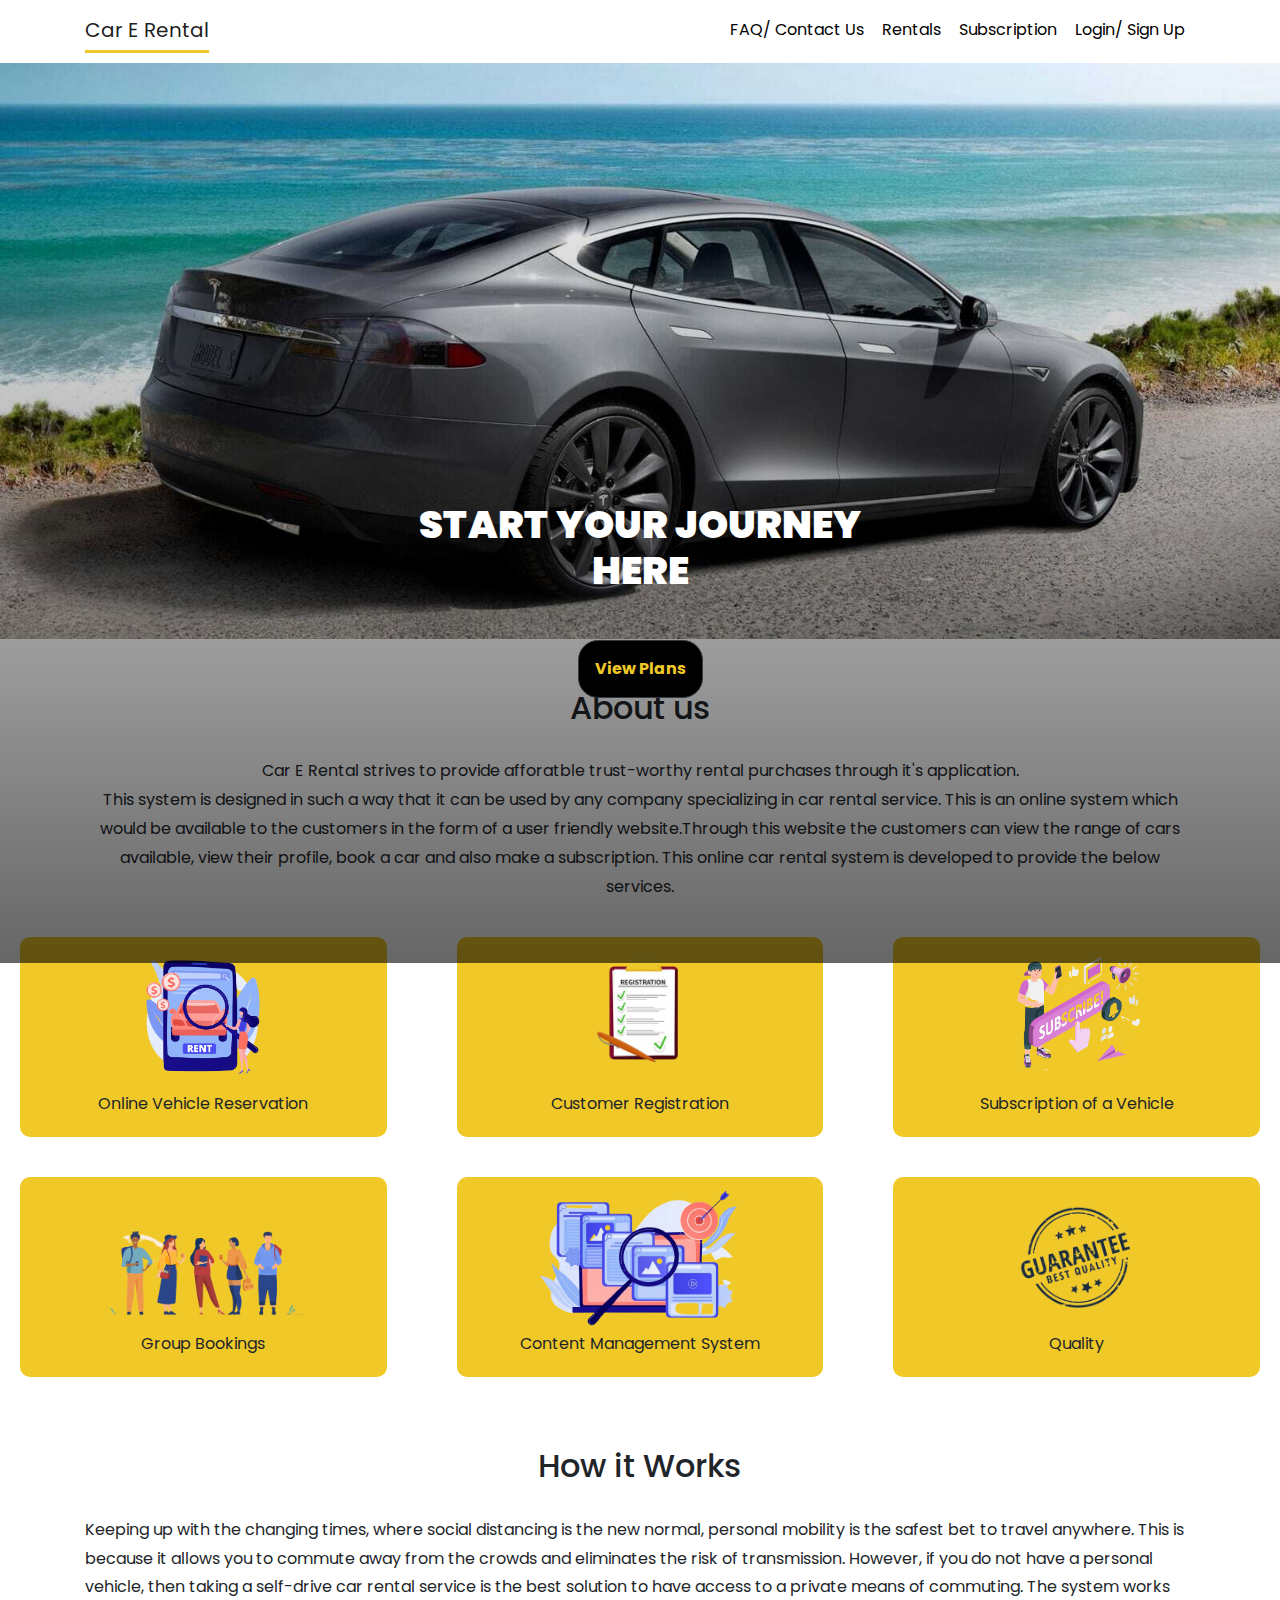
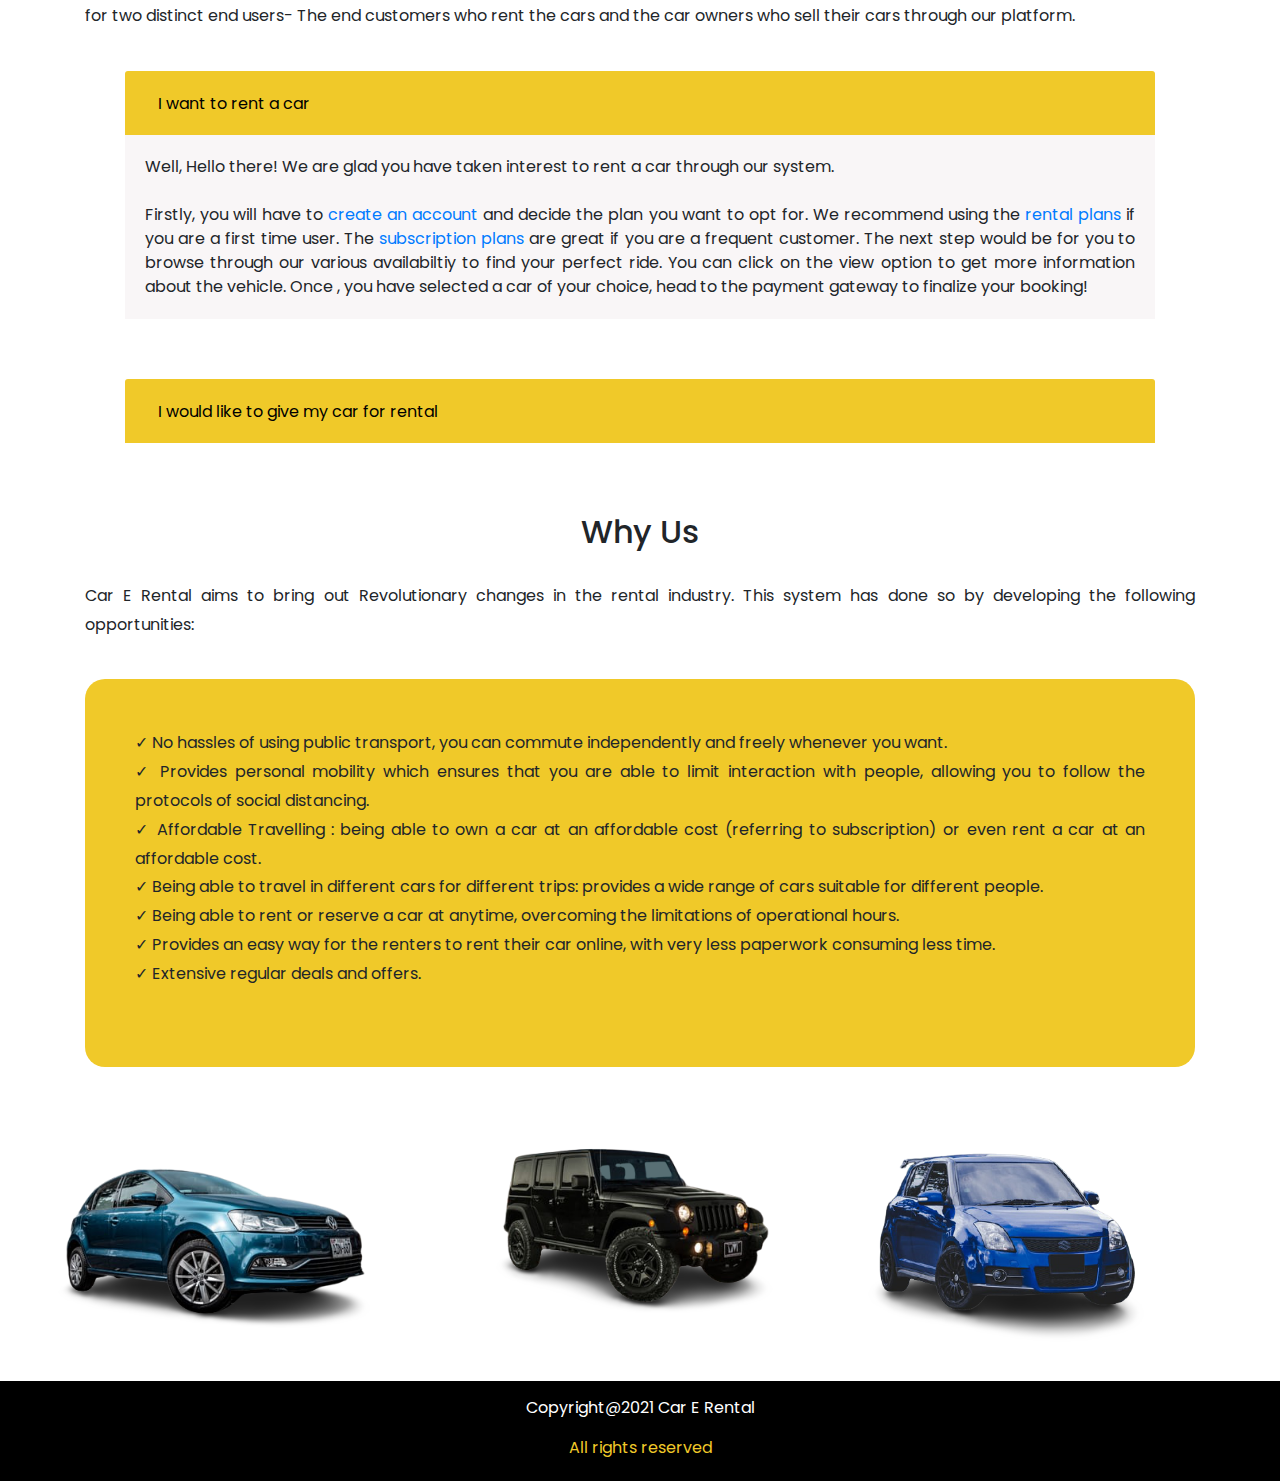
<file: index.html>
<!DOCTYPE html>
<html lang="en">
<head>
    <meta charset="UTF-8">
    <meta http-equiv="X-UA-Compatible" content="IE=edge">
    <meta name="viewport" content="width=device-width, initial-scale=1.0">
    <title>Car E Rental</title>
    <link rel="preconnect" href="https://fonts.gstatic.com">
    <link href="https://fonts.googleapis.com/css2?family=Archivo+Black&display=swap" rel="stylesheet"> 
    <link rel="preconnect" href="https://fonts.gstatic.com">
    <link href="https://fonts.googleapis.com/css2?family=Poppins&display=swap" rel="stylesheet">
    <link rel="stylesheet" href="https://maxcdn.bootstrapcdn.com/bootstrap/4.0.0/css/bootstrap.min.css" integrity="sha384-Gn5384xqQ1aoWXA+058RXPxPg6fy4IWvTNh0E263XmFcJlSAwiGgFAW/dAiS6JXm" crossorigin="anonymous">
    <link rel="stylesheet" href="css/style.css">
</head>
<body>
    <nav class="topnav navbar navbar-expand-md bg-dark navbar-light">
        <div class="container">
        <a class="navbar-brand active" href="index.html">Car E Rental</a>
        <ul class="navbar-nav">
            <li class="nav-item"> 
                <a class="nav-link" href="faq.html">FAQ/ Contact Us</a>
            </li>
            <li class="nav-item"> 
                <a class="nav-link" href="rentals.html">Rentals</a>
            </li>
            <li class="nav-item"> 
                <a class="nav-link" href="subscription-main.html">Subscription</a>
            </li>
            <li class="nav-item"> 
                <a class="nav-link" href="login.html">Login/ Sign Up</a>
            </li>
        </ul>
    </div>
    </nav>
    <div id="slider">
        
        <figure>
            
            <img src="Images/car6 (1).jpg">
            <img src="Images/car7 (3).jpg">
            <img src="Images/car9 (2).jpg">
            <img src="Images/car6 (1).jpg">
            
            
        </figure>
        <div class="text"><h2><Strong>START YOUR JOURNEY HERE</Strong></h2>
            <a class="btn btn-dark btn1" href="rentals.html" role="button">View Plans</a>
        </div>

    </div>
   <div class="container info">
       <h2>About us</h2>
       <p id="content1">Car E Rental strives to provide afforatble trust-worthy rental purchases through it's application.
           <br>This system is
           designed in such a way that it can be used by any company specializing in car rental
           service. This is an online system which would be available to the customers in
           the form of a user friendly website.Through this website the customers can view
           the range of cars available, view their profile, book a car and also make a
           subscription.
           This online car rental system is developed to provide the below services.
           <br>
       </p>
   </div> 
   <div class="row">
    <div class="col-sm-4">
        <div class="card1">
         <img class="img-fluid img1" src="Images/rental-car-service-abstract-concept-illustration_335657-1846-removebg-preview.png">
         <p class="heading">Online Vehicle Reservation</p>
        </div>
    </div>
    <div class="col-sm-4">
        <div class="card1">
            <img class="img-fluid img1" src="Images/registration-form_23-2147981070-removebg-preview.png">
            <p class="heading">Customer Registration</p>
           </div>
        </div>
    <div class="col-sm-4">
        <div class="card1">
            <img class="img-fluid img1" src="Images/subscriber-concept-illustration_114360-4117-removebg-preview.png">
            <p class="heading"> Subscription of a Vehicle</p>
           </div>
        </div>
    </div>
  </div>
  <div class="row second">
    <div class="col-sm-4">
        <div class="card1">
         <img class="img-fluid img1" src="Images/group-college-university-students-hanging-out_74855-5251-removebg-preview.png">
         <p class="heading">Group Bookings</p>
        </div>
    </div>
    <div class="col-sm-4">
        <div class="card1">
            <img class="img-fluid img1" src="Images/search-engine-marketing-business-copywriting-service-content-management_335657-3148-removebg-preview.png">
            <p class="heading">Content Management System</p>
           </div>
        </div>
    <div class="col-sm-4">
        <div class="card1">
            <img class="img-fluid img1" src="Images/guarantee-best-quality-stamp_1017-7145-removebg-preview.png">
            <p class="heading"> Quality</p>
           </div>
        </div>
    </div>
  </div>
  <div class="container info1">
    <h2 class="header-info1">How it Works</h2>
    <p class="content2">Keeping up with the changing times, where social distancing is the new normal,
        personal mobility is the safest bet to travel anywhere. This is because it allows
        you to commute away from the crowds and eliminates the risk of transmission.
        However, if you do not have a personal vehicle, then taking a self-drive car
        rental service is the best solution to have access to a private means of
        commuting.
        The system works for two distinct end users- The end customers who rent the cars and the car owners who sell their cars through
        our platform.
    </p>
</div> 
<div class="container">
<div class="accordion" id="accordionE">
    <div class="card">
      <div class="card-header" id="headingOne">
        <h2 class="mb-0">
          <button class="btn btn-link shadow-none" type="button" data-toggle="collapse" data-target="#collapseOne" aria-expanded="true" aria-controls="collapseOne" >
            I want to rent a car
          </button>
        </h2>
      </div>
  
      <div id="collapseOne" class="collapse show" aria-labelledby="headingOne" data-parent="#accordionE" >
        <div class="card-body">
            Well, Hello there! We are glad you have taken interest to rent a car through our system.<br><br>
            Firstly, you will have to <a href ="login.html" >create an account</a> and decide the plan you want to opt for.
            We recommend using 
            the <a href="rentals.html">rental plans</a> if you are a first time user. The <a href="subscription.html">subscription plans</a> are great if you are a frequent customer.
            The next step would be for you to browse through our various availabiltiy to find your perfect ride. You can click
            on the view option to get more information about the vehicle. Once , you have selected a car of your choice, head to the payment gateway to finalize your booking!
        </div>
      </div>
    </div>
    <div class="card">
      <div class="card-header" id="headingTwo">
        <h2 class="mb-0">
          <button class="btn btn-link collapsed" type="button" data-toggle="collapse" data-target="#collapseTwo" aria-expanded="false" aria-controls="collapseTwo">
            I would like to give my car for rental
          </button>
        </h2>
      </div>
      <div id="collapseTwo" class="collapse" aria-labelledby="headingTwo" data-parent="#accordionE" >
        <div class="card-body">
            Well, Hello there! We are glad you have taken interest to rent your car through our system.<br><br>
            Firstly, you will have to create an account and fill in the necessary information.
            After which you will be taken to your dashboard , where you  will be able to add cars, delete and even edit them. You will be able to view the customer details, the booking details and transaction details of customers renting your car. After every successful transaction, the money is directly deposited into your bank account. Our system does not take any type of commision from your earning.
        </div>
      </div>
    </div>
  </div>
</div>
<div class="why-us container">
<h2 class="header-info1">Why Us</h2>
<p class="content2">Car E Rental aims to bring out Revolutionary changes in the rental industry. 
This system has done so by developing
the following opportunities:</p>
<br>
<ul>
<li>No hassles of using public transport, you can commute independently and freely
whenever you want.</li>
<li>Provides personal mobility which ensures that you are able to limit interaction with
people, allowing you to follow the protocols of social distancing.</li>
<li>Affordable Travelling : being able to own a car at an affordable cost (referring to
subscription) or even rent a car at an affordable cost.</li>
<li>Being able to travel in different cars for different trips: provides a wide range of cars
suitable for different people.</li>
<li>Being able to rent or reserve a car at anytime, overcoming the limitations of operational
hours.</li>
<li>Provides an easy way for the renters to rent their car online, with very less paperwork
consuming less time.</li>
<li>Extensive regular deals and offers.<br><br></li>
</ul>

</div>
<div class="main">
  
    <div class="d-flex justify-content-start adv2">
        
        <div class="col-sm rounded mx-auto d-block">
            <img src="Images/photo-1541899481282-d53bffe3c35d-removebg-preview.png" class="img-fluid" alt="cars">
        </div>
        <div class="col-sm rounded mx-auto d-block">
            <img src="Images/photo-1506015391300-4802dc74de2e-removebg-preview.png" class="img-fluid" alt="cars">
        </div>
        <div class="col-sm rounded mx-auto d-block">
            <img src="Images/photo-1605270396307-d00ba5cda1d0-removebg-preview.png" class="img-fluid" alt="cars">
        </div>
    </div>
  </div>
   <footer class="footer">
    <p id=foo1>Copyright@2021 Car E Rental</p>
    <p id="foo2">All rights reserved</p>
   </footer>
    <script src="https://code.jquery.com/jquery-3.2.1.slim.min.js" integrity="sha384-KJ3o2DKtIkvYIK3UENzmM7KCkRr/rE9/Qpg6aAZGJwFDMVNA/GpGFF93hXpG5KkN" crossorigin="anonymous"></script>
    <script src="https://cdnjs.cloudflare.com/ajax/libs/popper.js/1.12.9/umd/popper.min.js" integrity="sha384-ApNbgh9B+Y1QKtv3Rn7W3mgPxhU9K/ScQsAP7hUibX39j7fakFPskvXusvfa0b4Q" crossorigin="anonymous"></script>
    <script src="https://maxcdn.bootstrapcdn.com/bootstrap/4.0.0/js/bootstrap.min.js" integrity="sha384-JZR6Spejh4U02d8jOt6vLEHfe/JQGiRRSQQxSfFWpi1MquVdAyjUar5+76PVCmYl" crossorigin="anonymous"></script>
</body>
</html>
</file>
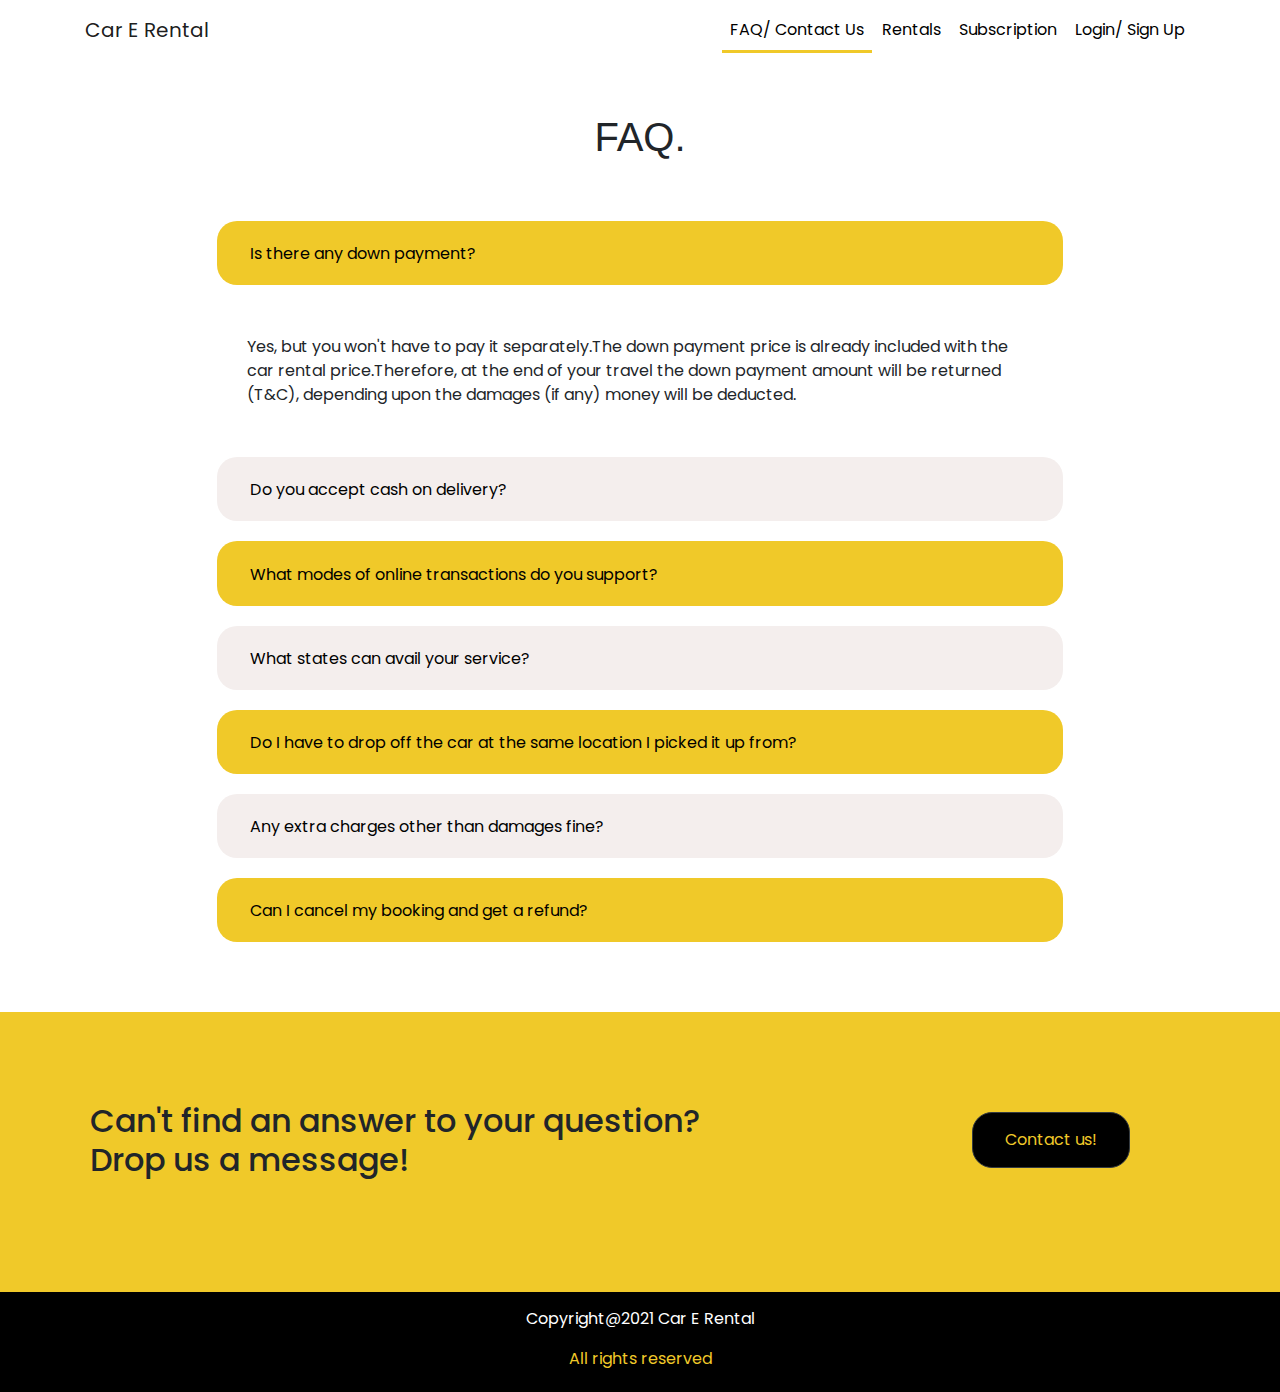
<file: faq.html>
<!DOCTYPE html>
<html lang="en">
<head>
    <meta charset="UTF-8">
    <meta http-equiv="X-UA-Compatible" content="IE=edge">
    <meta name="viewport" content="width=device-width, initial-scale=1.0">
    <title>Car E Rental</title>
    <link rel="preconnect" href="https://fonts.gstatic.com">
    <link href="https://fonts.googleapis.com/css2?family=Archivo+Black&display=swap" rel="stylesheet"> 
    <link rel="preconnect" href="https://fonts.gstatic.com">
    <link href="https://fonts.googleapis.com/css2?family=Poppins&display=swap" rel="stylesheet">
    <link rel="stylesheet" href="https://maxcdn.bootstrapcdn.com/bootstrap/4.0.0/css/bootstrap.min.css" integrity="sha384-Gn5384xqQ1aoWXA+058RXPxPg6fy4IWvTNh0E263XmFcJlSAwiGgFAW/dAiS6JXm" crossorigin="anonymous">
    <link rel="stylesheet" href="css/faq.css">
</head>
<body>
    <nav class="topnav navbar navbar-expand-md bg-dark navbar-light">
        <div class="container">
        <a class="navbar-brand" href="index.html">Car E Rental</a>
        <ul class="navbar-nav">
            <li class="nav-item"> 
                <a class="nav-link active" href="faq.html">FAQ/ Contact Us</a>
            </li>
            <li class="nav-item"> 
                <a class="nav-link" href="rentals.html">Rentals</a>
            </li>
            <li class="nav-item"> 
                <a class="nav-link" href="subscription-main.html">Subscription</a>
            </li>
            <li class="nav-item"> 
                <a class="nav-link" href="login.html">Login/ Sign Up</a>
            </li>
        </ul>
    </div>
    </nav>
    <h1 style="text-align: center; margin-top: 50px;">FAQ.</h1>
    <div class="accordion container1 container" id="accordionExample">
        <div class="card border-0">
          <div class="card-header yellow" id="headingOne">
            <h2 class="mb-0">
              <button class="btn btn-link" type="button" data-toggle="collapse" data-target="#collapseOne" aria-expanded="true" aria-controls="collapseOne">
                Is there any down payment?
              </button>
            </h2>
          </div>
      
          <div id="collapseOne" class="collapse show" aria-labelledby="headingOne" data-parent="#accordionExample">
            <div class="card-body">
              Yes, but you won't have to pay it separately.The down payment price is already included with the car rental price.Therefore, 
              at the end of your travel the down payment amount will be returned (T&C), depending upon the damages (if any) money will 
              be deducted.
            </div>
          </div>
        </div>
        <div class="card border-0">
          <div class="card-header grey" id="headingTwo">
            <h2 class="mb-0">
              <button class="btn btn-link collapsed" type="button" data-toggle="collapse" data-target="#collapseTwo" aria-expanded="false" aria-controls="collapseTwo">
                Do you accept cash on delivery?
              </button>
            </h2>
          </div>
          <div id="collapseTwo" class="collapse" aria-labelledby="headingTwo" data-parent="#accordionExample">
            <div class="card-body">
             No, we currently don't support cash on delivery. We only support online transactions.
            </div>
          </div>
        </div>
        <div class="card border-0">
          <div class="card-header yellow" id="headingThree">
            <h2 class="mb-0">
              <button class="btn btn-link collapsed" type="button" data-toggle="collapse" data-target="#collapseThree" aria-expanded="false" aria-controls="collapseThree">
                What modes of online transactions do you support?
              </button>
            </h2>
          </div>
          <div id="collapseThree" class="collapse" aria-labelledby="headingThree" data-parent="#accordionExample">
            <div class="card-body">
              We support most of the online mode transactions( credit card, debit card, paytm, etc..). This system is intergrated with razorpay, you can visit their website to know
               more about their various payment modes and services.
            </div>
          </div>
        </div>
        <div class="card border-0">
          <div class="card-header grey" id="headingFour">
            <h2 class="mb-0">
              <button class="btn btn-link collapsed" type="button" data-toggle="collapse" data-target="#collapseFour" aria-expanded="false" aria-controls="collapseFour">
                What states can avail your service?
              </button>
            </h2>
          </div>
          <div id="collapseFour" class="collapse" aria-labelledby="headingFour" data-parent="#accordionExample">
            <div class="card-body">
              We plan to provide our services to all states of <b>India</b> by allowing reseravation of cars <b>atleast 1-2 days before planned day of travel </b>, but currently we only support a couple of states and few locations.
              To know more about this, please visit our <a href="rentals.html">rental pages</a>, the search availabiltiy option is only enabled for these states and locations.
            </div>
          </div>
        </div>
        
        <div class="card border-0">
          <div class="card-header yellow" id="headingFive">
            <h2 class="mb-0">
              <button class="btn btn-link collapsed" type="button" data-toggle="collapse" data-target="#collapseFive" aria-expanded="false" aria-controls="collapseThree">
                Do I have to drop off  the car at the same location I picked it up from?
              </button>
            </h2>
          </div>
          <div id="collapseFive" class="collapse" aria-labelledby="headingFive" data-parent="#accordionExample">
            <div class="card-body">
             Yes, the car must be returned where you picked it up from.
            </div>
          </div>
        </div>
        <div class="card border-0">
            <div class="card-header grey" id="headingSix">
              <h2 class="mb-0">
                <button class="btn btn-link collapsed" type="button" data-toggle="collapse" data-target="#collapseSix" aria-expanded="false" aria-controls="collapseSix">
                  Any extra charges  other than damages fine?
                </button>
              </h2>
            </div>
            <div id="collapseSix" class="collapse" aria-labelledby="headingSix" data-parent="#accordionExample">
              <div class="card-body">
               It's important to keep in mind, all type of traffic/vehicle violations if any, (even <b>delayed drop off times</b>) would make you liable to incur those charges.
              </div>
            </div>
          </div>

          <div class="card border-0">
            <div class="card-header yellow" id="heading7">
              <h2 class="mb-0">
                <button class="btn btn-link collapsed" type="button" data-toggle="collapse" data-target="#collapse7" aria-expanded="false" aria-controls="collapse7">
                  Can I cancel my booking and get a refund?
                </button>
              </h2>
            </div>
            <div id="collapse7" class="collapse" aria-labelledby="heading7" data-parent="#accordionExample">
              <div class="card-body">
               No, you will not be allowed to cancel the booking once the payment is made, you can however contact us and the owner to shift
               your booking to a different date and time.
              </div>
            </div>
          </div>
      </div>
      <div class="wrapper d-flex justify-content-between">
      <h2>Can't find an answer to your question?</br>
      Drop us a message!</h2>
      
      <div>
        <a class="btn btn-dark btn1" href="#contact-us" role="button">Contact us!</a>
      </div>
    </div>
    <!--
    <div class="container d-flex justify-content-between">
        <div class="col-sm rounded mx-auto d-block">
        <form id="contact-us">
        <h2>Contact us</h2>
            <input type="text" placeholder="Enter name" required><br><br>
            <input type="email" placeholder="Enter email" required><br><br>
            <input type="text" placeholder="Subject" required><br><br>
            <textarea name="message" placeholder="Write your query here" required></textarea>
        </form>
        </div>
        <div class="col-sm rounded mx-auto d-block float-right ">
            <img src="Images/email-marketing-internet-chatting-24-hours-support-get-touch-initiate-contact-contact-us-feedback-online-form-talk-customers-concept_335657-25.jpg" class="img-fluid" alt="illustrator">
        </div>
    </div>-->
    <footer class="footer">
        <p id=foo1>Copyright@2021 Car E Rental</p>
        <p id="foo2">All rights reserved</p>
       </footer>
        <script src="https://code.jquery.com/jquery-3.2.1.slim.min.js" integrity="sha384-KJ3o2DKtIkvYIK3UENzmM7KCkRr/rE9/Qpg6aAZGJwFDMVNA/GpGFF93hXpG5KkN" crossorigin="anonymous"></script>
        <script src="https://cdnjs.cloudflare.com/ajax/libs/popper.js/1.12.9/umd/popper.min.js" integrity="sha384-ApNbgh9B+Y1QKtv3Rn7W3mgPxhU9K/ScQsAP7hUibX39j7fakFPskvXusvfa0b4Q" crossorigin="anonymous"></script>
        <script src="https://maxcdn.bootstrapcdn.com/bootstrap/4.0.0/js/bootstrap.min.js" integrity="sha384-JZR6Spejh4U02d8jOt6vLEHfe/JQGiRRSQQxSfFWpi1MquVdAyjUar5+76PVCmYl" crossorigin="anonymous"></script>
</body>
</html>
</file>
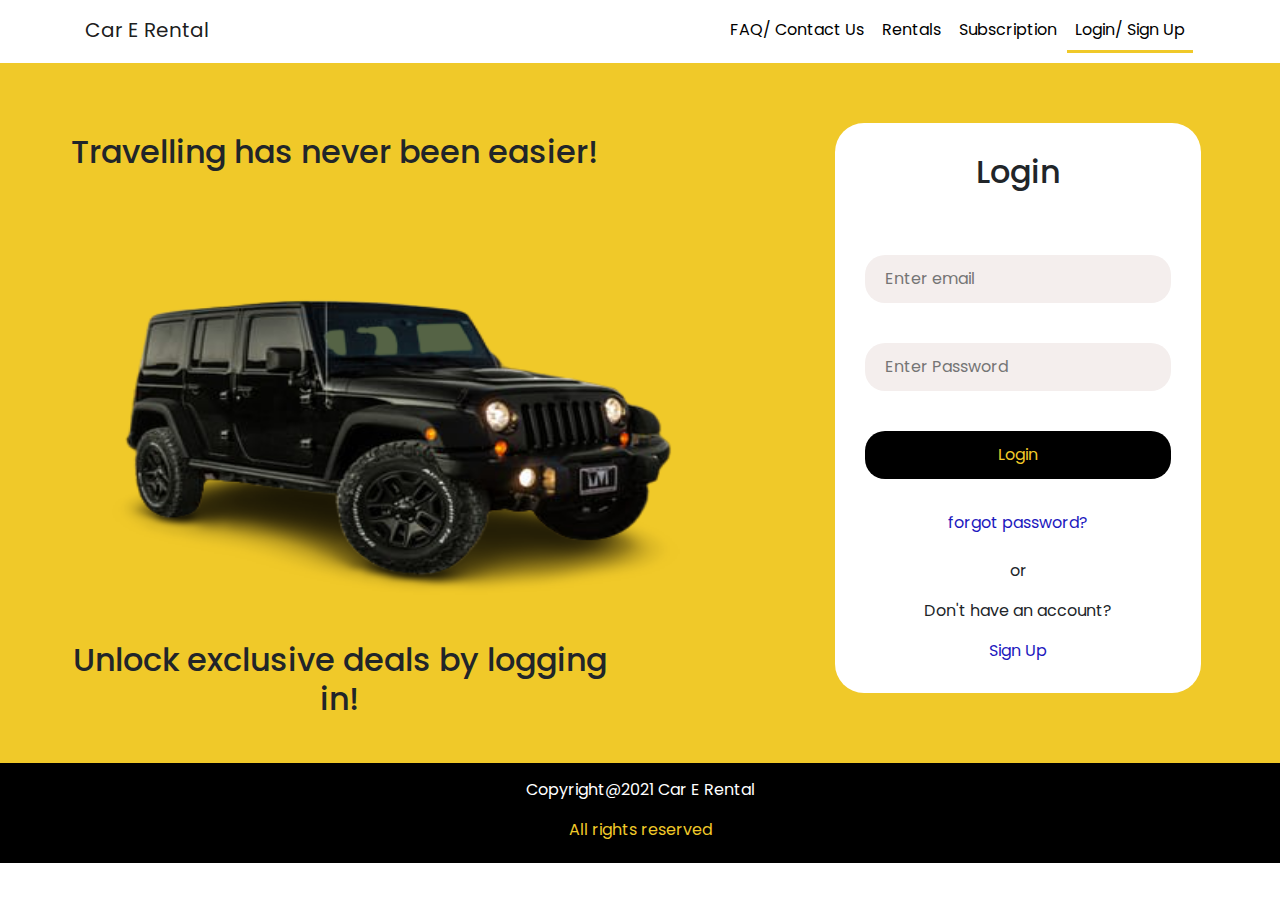
<file: login.html>
<!DOCTYPE html>
<html lang="en">
<head>
    <meta charset="UTF-8">
    <meta http-equiv="X-UA-Compatible" content="IE=edge">
    <meta name="viewport" content="width=device-width, initial-scale=1.0">
    <title>Car E Rental</title>
    <link rel="preconnect" href="https://fonts.gstatic.com">
    <link href="https://fonts.googleapis.com/css2?family=Archivo+Black&display=swap" rel="stylesheet"> 
    <link rel="preconnect" href="https://fonts.gstatic.com">
    <link href="https://fonts.googleapis.com/css2?family=Poppins&display=swap" rel="stylesheet">
    <link rel="stylesheet" href="https://maxcdn.bootstrapcdn.com/bootstrap/4.0.0/css/bootstrap.min.css" integrity="sha384-Gn5384xqQ1aoWXA+058RXPxPg6fy4IWvTNh0E263XmFcJlSAwiGgFAW/dAiS6JXm" crossorigin="anonymous">
    <link rel="stylesheet" href="css/login.css">
</head>
<body>
    <nav class="topnav navbar navbar-expand-md bg-dark navbar-light">
        <div class="container">
        <a class="navbar-brand" href="index.html">Car E Rental</a>
        <ul class="navbar-nav">
            <li class="nav-item"> 
                <a class="nav-link" href="faq.html">FAQ/ Contact Us</a>
            </li>
            <li class="nav-item"> 
                <a class="nav-link" href="rentals.html">Rentals</a>
            </li>
            <li class="nav-item"> 
                <a class="nav-link" href="subscription-main.html">Subscription</a>
            </li>
            <li class="nav-item"> 
                <a class="nav-link active" href="login.html">Login/ Sign Up</a>
            </li>
        </ul>
    </div>
    </nav>
    <div class="main  d-flex justify-content-between">
        <div class="col-sm rounded mx-auto d-block  front-img">
            <h2 id="tr">Travelling has never been easier!</h2>
            <div>
           
            <img src="Images/photo-1506015391300-4802dc74de2e-removebg-preview.png">
            
            </div>
            <h2 id="un">Unlock exclusive deals by logging in!</h2>
        </div>
        <div class="col-sm rounded mx-auto d-block float-right form-info">
            <form class="login content">
                
                <h2>Login</h2><br><br>
                <input type="email" placeholder="Enter email" required><br>
                <input type="password" placeholder="Enter Password" required><br>
                <button type="submit" id="login-submit">Login</button><br>
                <a href="#" class="signup-links">forgot password?</a><br>
                <p>or</p>
                <p>Don't have an account?</p>
                <a href="sign-up.html" class="signup-links">Sign Up</a>
                
            </form>
        </div>
    </div>
    <footer class="footer">
        <p id=foo1>Copyright@2021 Car E Rental</p>
        <p id="foo2">All rights reserved</p>
       </footer>
        <script src="https://code.jquery.com/jquery-3.2.1.slim.min.js" integrity="sha384-KJ3o2DKtIkvYIK3UENzmM7KCkRr/rE9/Qpg6aAZGJwFDMVNA/GpGFF93hXpG5KkN" crossorigin="anonymous"></script>
        <script src="https://cdnjs.cloudflare.com/ajax/libs/popper.js/1.12.9/umd/popper.min.js" integrity="sha384-ApNbgh9B+Y1QKtv3Rn7W3mgPxhU9K/ScQsAP7hUibX39j7fakFPskvXusvfa0b4Q" crossorigin="anonymous"></script>
        <script src="https://maxcdn.bootstrapcdn.com/bootstrap/4.0.0/js/bootstrap.min.js" integrity="sha384-JZR6Spejh4U02d8jOt6vLEHfe/JQGiRRSQQxSfFWpi1MquVdAyjUar5+76PVCmYl" crossorigin="anonymous"></script>
</body>
</html>
</file>
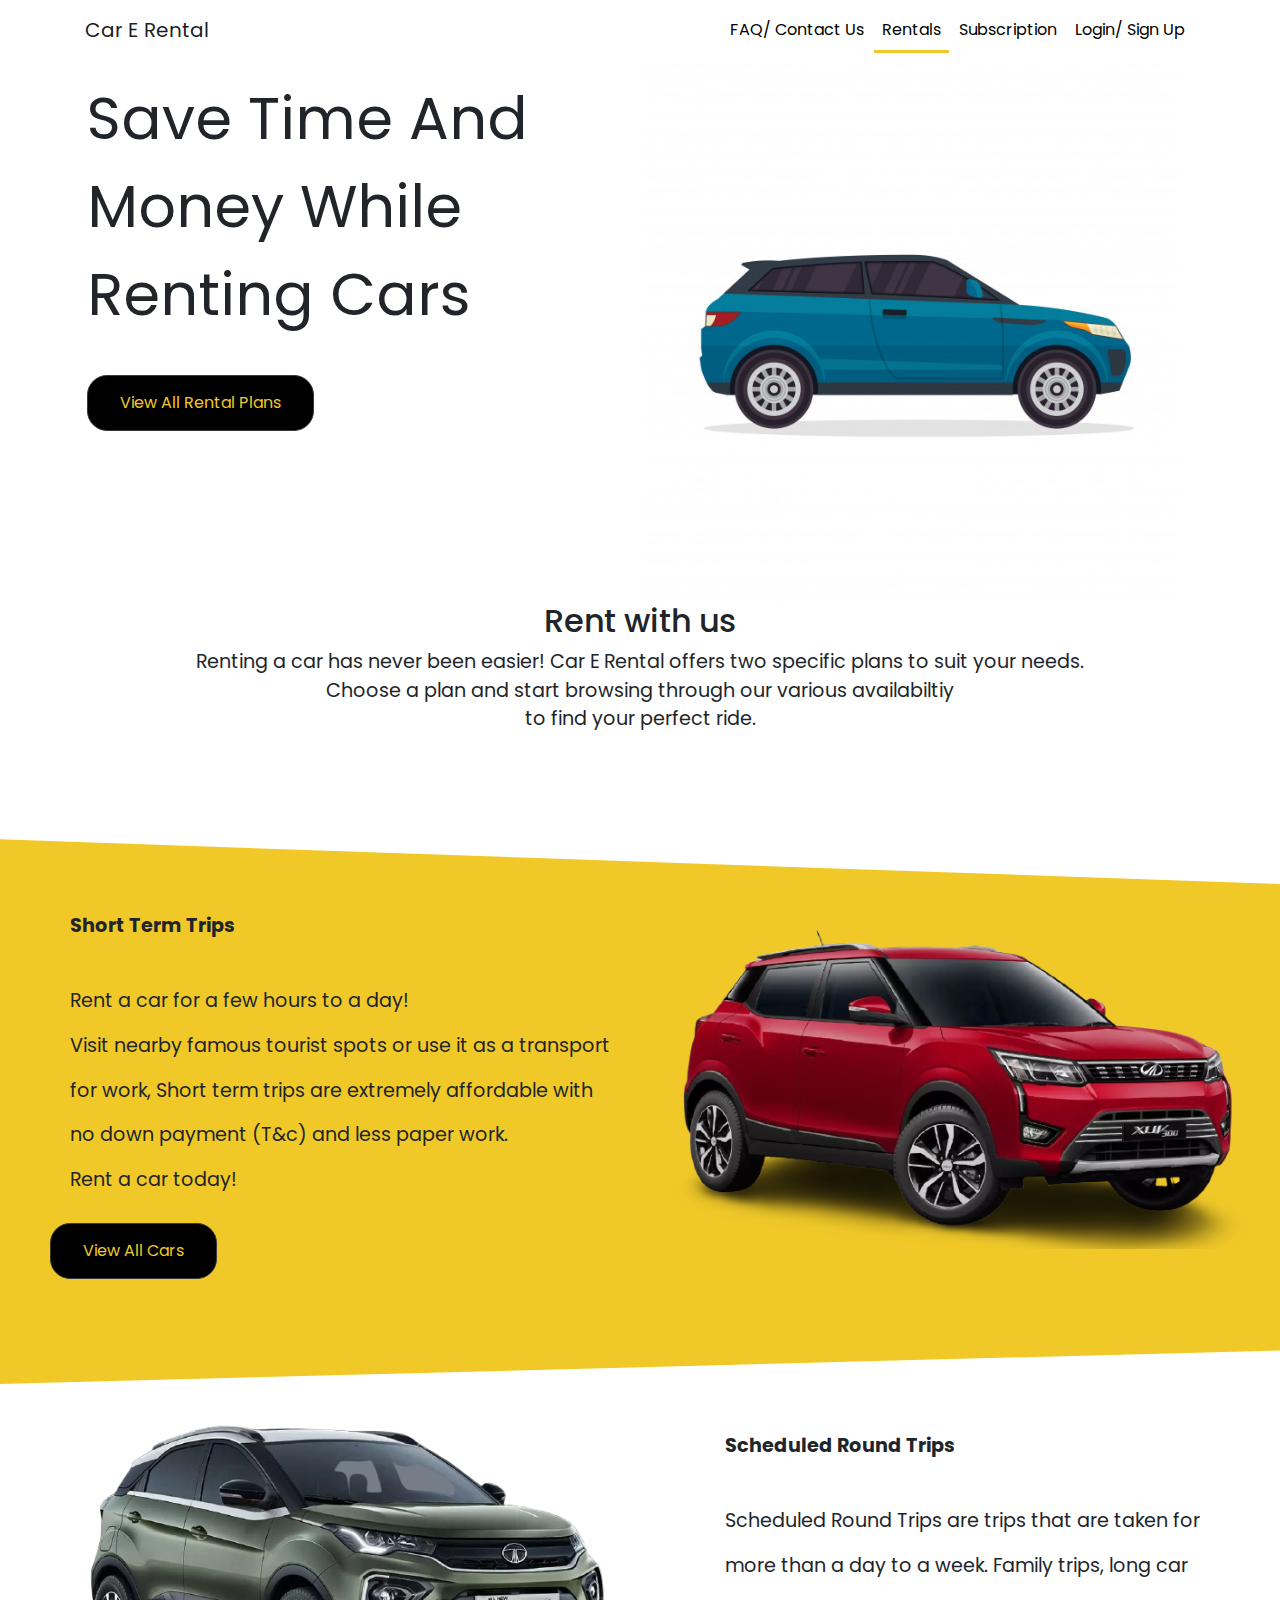
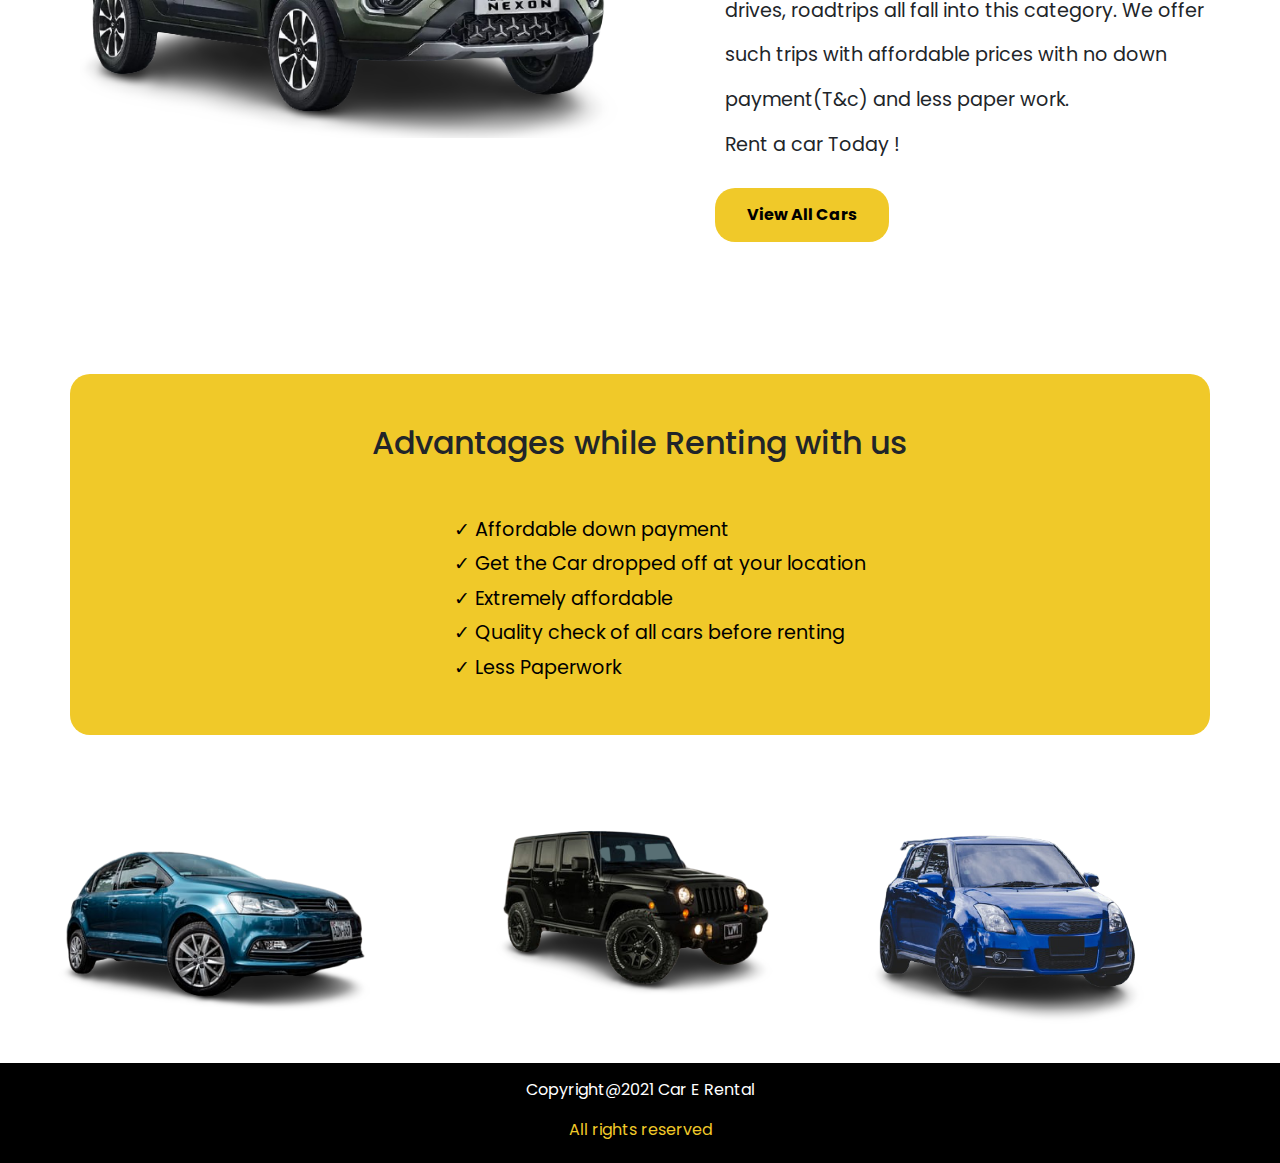
<file: rentals.html>
<!DOCTYPE html>
<html lang="en">
<head>
    <meta charset="UTF-8">
    <meta http-equiv="X-UA-Compatible" content="IE=edge">
    <meta name="viewport" content="width=device-width, initial-scale=1.0">
    <title>Car E Rental</title>
    
    <link rel="preconnect" href="https://fonts.gstatic.com">
    <link href="https://fonts.googleapis.com/css2?family=Poppins&display=swap" rel="stylesheet">
    <link rel="stylesheet" href="https://maxcdn.bootstrapcdn.com/bootstrap/4.0.0/css/bootstrap.min.css" integrity="sha384-Gn5384xqQ1aoWXA+058RXPxPg6fy4IWvTNh0E263XmFcJlSAwiGgFAW/dAiS6JXm" crossorigin="anonymous">
    <link rel="stylesheet" href="css/rentals.css">
</head>
<body>
    <nav class="topnav navbar navbar-expand-md bg-dark navbar-light">
        <div class="container">
        <a class="navbar-brand" href="index.html">Car E Rental</a>
        <ul class="navbar-nav">
            <li class="nav-item"> 
                <a class="nav-link" href="faq.html">FAQ/ Contact Us</a>
            </li>
            <li class="nav-item"> 
                <a class="nav-link active" href="rentals.html">Rentals</a>
            </li>
            <li class="nav-item"> 
                <a class="nav-link" href="subscription-main.html">Subscription</a>
            </li>
            <li class="nav-item"> 
                <a class="nav-link" href="login.html">Login/ Sign Up</a>
            </li>
        </ul>
    </div>
    </nav>
    <div class="container d-flex justify-content-start">
        <div class="col-sm rounded mx-auto d-block adv">
            <p>Save Time And Money While Renting Cars</p>
            <a class="btn btn-dark btn1" href="#rental" role="button">View All Rental Plans</a>
        </div>
        <div class="col-sm rounded mx-auto d-block float-right ">
            <img src="Images/modern-blue-urban-adventure-suv-vehicle-illustration_1344-205.jpg" class="img-fluid" alt="illustrator">
        </div>
        
    </div>
    <div class="info">
        <h2>Rent with us</h2>
        <p>Renting a car has never been easier! Car E Rental offers two specific plans to suit your needs. <br>Choose a plan and start browsing through our various availabiltiy<br> to find your perfect ride.</p>
    </div>
    <!--<h2 class="heading"> Rentals we offer</h2>-->
    <div id="rental" class ="slantedDiv  d-flex justify-content-start">
    <div class="col-sm rounded mx-auto d-block adv1">
    
    <p class="bol">Short Term Trips</p>
    <p>Rent a car for a few hours to a 

        day! <br>Visit nearby famous tourist 
        
        spots or use it as a transport 
        
        for work, Short term trips are 
        
        extremely affordable with no 
        
        down payment (T&c) and less 
        
        paper work.<br>
        
        Rent a car today!</p>
        <a class="btn btn-dark btn1" href="short-trip.html" role="button">View All Cars</a>
    </div>
    <div class="col-sm rounded mx-auto d-block">
    <img id="sales" src="Images/car4-removebg-preview.png" class="img-fluid" alt="salesman">
    </div>
    </div>
    <div class=" slantedDiv1 d-flex justify-content-start b3">
    <div class="col-sm rounded mx-auto d-block quality">
    <img id="quality" src="Images/car3-removebg-preview.png" class="img-fluid" alt="quality">
    </div>
    <div class="col-sm rounded mx-auto d-block adv1 wrap">
        <p class="bol">Scheduled Round Trips</p>
        <p>Scheduled Round Trips  

            are trips that are taken 
            
            for more than a day to a week. 
            
            Family trips, long car 
            
            drives, roadtrips all  fall 
            
            into this category. We 
            
            offer such trips with 
            
            affordable prices with no 
            
            down payment(T&c) and 
            
            less paper work.<br>
            
            Rent a car Today !</p>
            <a class="btn btn-dark btnc1" href="long-trip.html" role="button">View All Cars</a>
    </div>
    </div>
    <!--<div class="foot"><marquee><p>Exclusive Deals: Get 10 % off your first rent every month!</p></marquee></div>-->
    <div class="container ad">

        <h2 class="header">Advantages while Renting with us</h2>
        <ul>
            <li>Affordable down payment</li>
            <li>Get the Car dropped off at your location</li>
            <li>Extremely affordable</li>
            <li>Quality check of all cars before renting</li>
            <li>Less Paperwork</li>
            

        </ul>
    </div>
    <div class="main">
    <!--<h2  id= "rent" class="heading ">Rent a car that suits your needs!</h2>-->
    
    <div class="d-flex justify-content-start adv2">
        
        <div class="col-sm rounded mx-auto d-block">
            <img src="Images/photo-1541899481282-d53bffe3c35d-removebg-preview.png" class="img-fluid" alt="cars">
        </div>
        <div class="col-sm rounded mx-auto d-block">
            <img src="Images/photo-1506015391300-4802dc74de2e-removebg-preview.png" class="img-fluid" alt="cars">
        </div>
        <div class="col-sm rounded mx-auto d-block">
            <img src="Images/photo-1605270396307-d00ba5cda1d0-removebg-preview.png" class="img-fluid" alt="cars">
        </div>
    </div>
  </div>
  
    <footer class="footer">
        <p id=foo1>Copyright@2021 Car E Rental</p>
        <p id="foo2">All rights reserved</p>
    </footer>
    <script src="https://code.jquery.com/jquery-3.2.1.slim.min.js" integrity="sha384-KJ3o2DKtIkvYIK3UENzmM7KCkRr/rE9/Qpg6aAZGJwFDMVNA/GpGFF93hXpG5KkN" crossorigin="anonymous"></script>
    <script src="https://cdnjs.cloudflare.com/ajax/libs/popper.js/1.12.9/umd/popper.min.js" integrity="sha384-ApNbgh9B+Y1QKtv3Rn7W3mgPxhU9K/ScQsAP7hUibX39j7fakFPskvXusvfa0b4Q" crossorigin="anonymous"></script>
    <script src="https://maxcdn.bootstrapcdn.com/bootstrap/4.0.0/js/bootstrap.min.js" integrity="sha384-JZR6Spejh4U02d8jOt6vLEHfe/JQGiRRSQQxSfFWpi1MquVdAyjUar5+76PVCmYl" crossorigin="anonymous"></script>
</body>
</html>
</file>
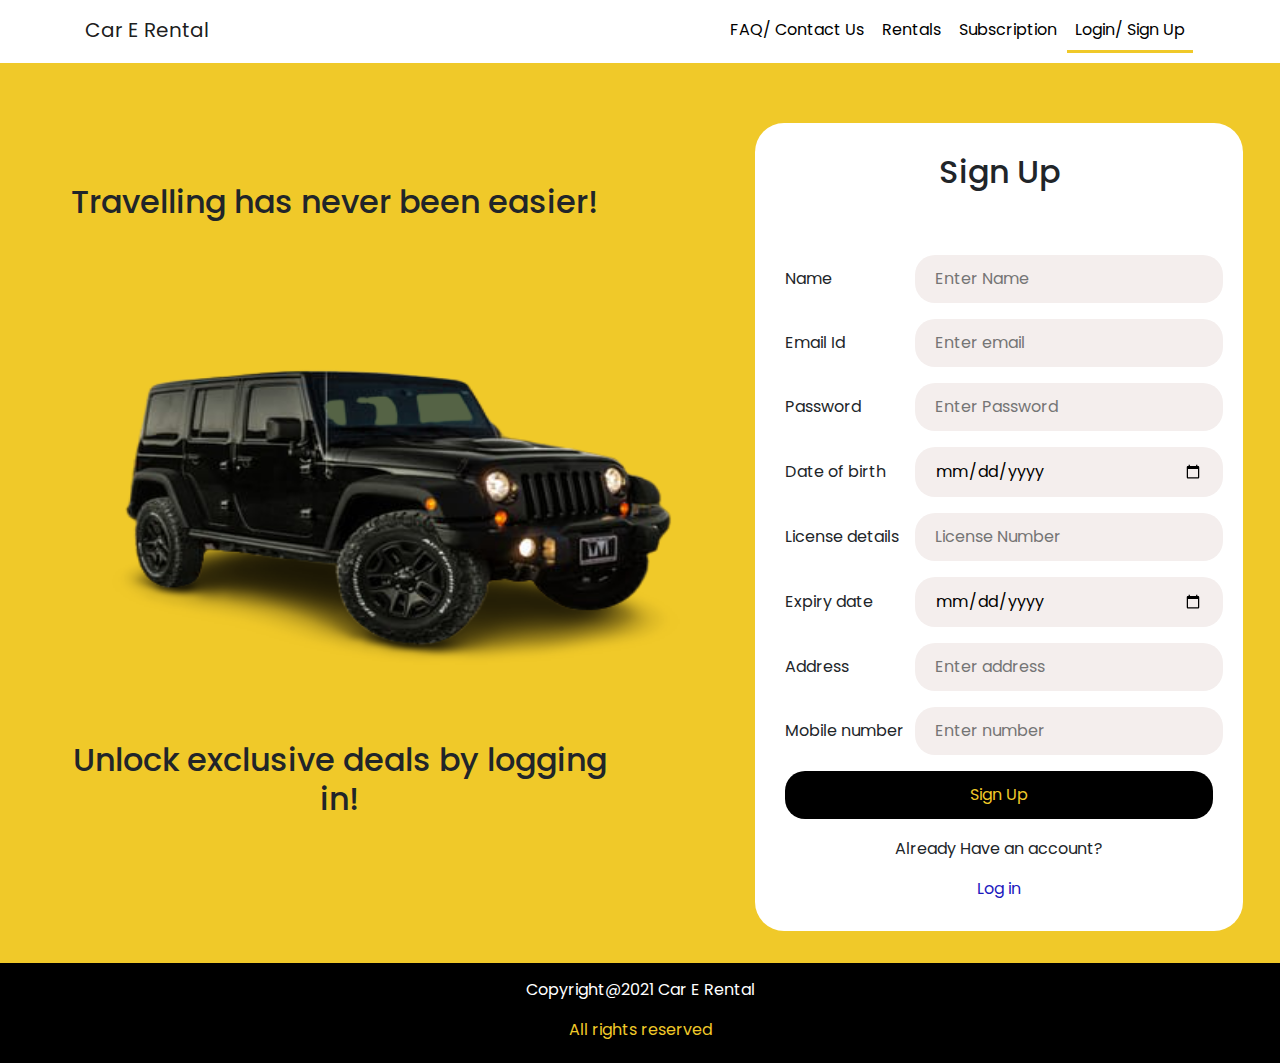
<file: sign-up.html>
<!DOCTYPE html>
<html lang="en">
<head>
    <meta charset="UTF-8">
    <meta http-equiv="X-UA-Compatible" content="IE=edge">
    <meta name="viewport" content="width=device-width, initial-scale=1.0">
    <title>Car E Rental</title>
    <link rel="preconnect" href="https://fonts.gstatic.com">
    <link href="https://fonts.googleapis.com/css2?family=Archivo+Black&display=swap" rel="stylesheet"> 
    <link rel="preconnect" href="https://fonts.gstatic.com">
    <link href="https://fonts.googleapis.com/css2?family=Poppins&display=swap" rel="stylesheet">
    <link rel="stylesheet" href="https://maxcdn.bootstrapcdn.com/bootstrap/4.0.0/css/bootstrap.min.css" integrity="sha384-Gn5384xqQ1aoWXA+058RXPxPg6fy4IWvTNh0E263XmFcJlSAwiGgFAW/dAiS6JXm" crossorigin="anonymous">
    <link rel="stylesheet" href="css/signup.css">
</head>
<body>
    <nav class="topnav navbar navbar-expand-md bg-dark navbar-light">
        <div class="container">
        <a class="navbar-brand" href="index.html">Car E Rental</a>
        <ul class="navbar-nav">
            <li class="nav-item"> 
                <a class="nav-link" href="faq.html">FAQ/ Contact Us</a>
            </li>
            <li class="nav-item"> 
                <a class="nav-link" href="rentals.html">Rentals</a>
            </li>
            <li class="nav-item"> 
                <a class="nav-link" href="subscription-main.html">Subscription</a>
            </li>
            <li class="nav-item"> 
                <a class="nav-link active" href="login.html">Login/ Sign Up</a>
            </li>
        </ul>
    </div>
    </nav>
    <div class="main  d-flex justify-content-between">
        <div class="col-sm rounded mx-auto d-block  front-img">
            <h2 id="tr">Travelling has never been easier!</h2>
            <div>
           
            <img src="Images/photo-1506015391300-4802dc74de2e-removebg-preview.png">
            
            </div>
            <h2 id="un">Unlock exclusive deals by logging in!</h2>
        </div>
        <div class="col-sm rounded mx-auto d-block float-right form-info">
            <form class="login  ">
                
                <h2 id="form-header">Sign Up</h2><br><br>
                <div class="content">
                <div class="con">
                <label>Name </label>
                <span><input type="text" placeholder="Enter Name" id="name" required></span>
                </div>
                <div class="con">
                <label>Email Id</label>
                <input type="email" placeholder="Enter email" id="email" required>
                </div>
                <div class="con">
                <label>Password</label>
                <input type="password" placeholder="Enter Password" id="password" required>
                </div>
                <div class="con">
                <label>Date of birth</label>
                <input type="date" placeholder="dd/mm/yyyy" id="dob" required>
                </div>
                <div class="con">
                <label>License details</label>
                <input type="text" placeholder="License Number" id="ln" required>
                </div>
                <div class="con">
                <label> Expiry date</label>
                <input type="date" id="ed">
                </div>
                <div class="con">
                <label>Address</label>
                <input type="textarea" placeholder="Enter address" id="add" required>
                </div>
                <div class="con">
                <label>Mobile number</label>
                <input type="tel" pattern="[0-9]{10}" placeholder="Enter number" id="mn" required>
                </div>
                <button type="submit" id="login-submit">Sign Up</button><br>
                <div class="form-footer">
                <p>Already Have an account?</p>
                <a href="login.html" class="signup-links">Log in</a>
               </div>
            </div>
            </form>
        </div>
    </div>
    <footer class="footer">
        <p id=foo1>Copyright@2021 Car E Rental</p>
        <p id="foo2">All rights reserved</p>
       </footer>
        <script src="https://code.jquery.com/jquery-3.2.1.slim.min.js" integrity="sha384-KJ3o2DKtIkvYIK3UENzmM7KCkRr/rE9/Qpg6aAZGJwFDMVNA/GpGFF93hXpG5KkN" crossorigin="anonymous"></script>
        <script src="https://cdnjs.cloudflare.com/ajax/libs/popper.js/1.12.9/umd/popper.min.js" integrity="sha384-ApNbgh9B+Y1QKtv3Rn7W3mgPxhU9K/ScQsAP7hUibX39j7fakFPskvXusvfa0b4Q" crossorigin="anonymous"></script>
        <script src="https://maxcdn.bootstrapcdn.com/bootstrap/4.0.0/js/bootstrap.min.js" integrity="sha384-JZR6Spejh4U02d8jOt6vLEHfe/JQGiRRSQQxSfFWpi1MquVdAyjUar5+76PVCmYl" crossorigin="anonymous"></script>
</body>
</html>
</file>
<file: css/style.css>
*{
    
    font-family: 'Poppins', sans-serif;
}
.navbar{
    background-color: #ffffff;
    border-bottom:#F4EEED ;
    
}
.bg-dark{
    background-color: #ffffff !important;
}
.nav-item .nav-link, .navbar-light .navbar-nav{
    color:black !important;
    margin:1px;
    
}
.topnav a{
    border-bottom: 3px solid transparent;
}
.topnav a:hover {
    border-bottom: 3px solid #F0C929;
  }
  
  .topnav a.active {
    border-bottom: 3px solid #F0C929;
  }
  * {box-sizing: border-box;}

.text {
  color: #f2f2f2;
  font-size: 15px;
  padding: 8px 12px;
  position: absolute;
  bottom: 8px;
  width: 100%;
  text-align: center;
}

#slider{
    overflow:hidden;
    
  
}
#slider figure{
    position:relative;
    width:500%;
    margin:0;
    left:0;
    animation: 10s slider infinite;
   
    
}
#slider figure img{
    float:left;
    width:20%;
 
}
@keyframes slider{
    0%{
        left:0;
    }
    20%{
        left:0;
    }
    25%{
        left:-100%;
    }
    45%{
        left:-100%;
    }
    50%{
        left:-200%;
    }
    70%{
        left:-200%;
    }
}
.text{
    display:flex;
    flex-direction: column;
    justify-content:center;
    align-items:center;
}
.text{
    position:absolute;
    top:30%;
    width:50%;
    left:25%;
   
    
}
#slider:after {
    content: "";
    position: absolute;
    left: 0;
    width: 100%;
    height: 100%;
    background: rgba(0, 0, 0, 0) linear-gradient(to bottom, rgba(0, 0, 0, 0) 0px, rgba(0, 0, 0, 0.6) 100%) repeat 0 0;
    z-index: 1;
    overflow:hidden;
    }
.text h2{
    color:white;
    font-size:3vw;
    display: block;
    width: 100%;
    color: #fff;
    left: 0;
    bottom: 0;
    padding: 1em;
    font-weight: 700;
    z-index: 2;
    -webkit-box-sizing: border-box;
    box-sizing: border-box;


}
div {
    
    -webkit-animation-name: animatebottom;
    -webkit-animation-duration: 1s;
    animation-name: animatebottom;
    animation-duration: 1s
  }
  
  @-webkit-keyframes animatebottom {
    from { bottom:-100px; opacity:0 } 
    to { bottom:0px; opacity:1 }
  }
  
  @keyframes animatebottom { 
    from{ bottom:-100px; opacity:0 } 
    to{ bottom:0; opacity:1 }
  }
.btn1{
    border-radius: 20px;
    color:#F0C929 !important;
    background-color: black;
    padding: 15px 32px;
    left: 0;
    bottom: 0;
    padding: 1em;
    font-weight: 700;
    z-index: 2;
    -webkit-box-sizing: border-box;
    box-sizing: border-box;
}
/* On smaller screens, decrease text size */
@media only screen and (max-width: 300px) {
  .text {font-size: 11px}
}
.info{
    text-align:center;
    margin-top:50px;
}
.info1{
    margin-top:50px;
}
.header-info1{
text-align: center;
margin-top:50px;
}
#content1{
margin-top: 30px;
line-height: 1.8;
}
.content2{
margin-top: 30px;
line-height: 1.8;
}
.card1{
  background-color:#F0C929;
  margin:20px;
  padding:5px;
  text-align:center;
  border-radius:10px;
  align-items:center;
  align-content:center;
  

}
.img1{
    height:150px;
}
.col-sm-4{
    height:auto;
}
.card{
  
  margin:20px;
  padding:20px;
  border-radius:10px;
  border:none;

}
.card-body{
    text-align: justify;
    text-justify: inter-word;
    line-height: 1.5rem;
    background-color: #f9f6f7;
}
.btn-link{
    
    color:black;
    text-decoration:none !important;
}
.why-us{
    text-align: justify;
    text-justify: inter-word;
    margin-top:20px;
    
    
}
.why-us ul {
    list-style: none;
    line-height: 1.8;
    background-color: #F0C929;
    padding:50px;
    border-radius: 20px;
    
  }
  
.why-us ul li:before {
    content: '✓    ';
  }
.card-header {
    border: none;
    outline:none;
    background-color: #F0C929 !important;
    font-weight: bold;
    cursor:pointer;
    }
footer{
    background-color: black;
    left: 0;
    bottom: 0;
    height: 100px;
    text-align:center;
    padding-top:15px;  
}
#foo1 {
    color:white;
}
#foo2{
   color: #F0C929 ;
}
html,body{
    width:100%;
    
}
html {
    scroll-behavior: smooth;
  }
</file>
<file: css/faq.css>
*{
    
    font-family: 'Poppins', sans-serif;
}
.navbar{
    background-color: #ffffff;
    border-bottom:#F4EEED ;
    
}
.bg-dark{
    background-color: #ffffff !important;
}
.nav-item .nav-link, .navbar-light .navbar-nav{
    color:black !important;
    margin:1px;
    
}
.topnav a{
    border-bottom: 3px solid transparent;
}
.topnav a:hover {
    border-bottom: 3px solid #F0C929;
  }
  
.topnav a.active {
    border-bottom: 3px solid #F0C929;
  }
  
.container1{
    margin-top:50px;
    width:70%;
}
.card .card-header{
border-radius: 20px;
margin:10px;
border:none;

}
.card-body{
    margin:20px;
}
textarea{
    background-color: #F4EEED;
    padding: 12px 20px;
    margin: 8px 0;
    border:none;
    border-radius: 20px;
    width:70%;
    height: 150px;
  }
input[type=email], input[type=text]{
    background-color: #F4EEED;
    padding: 12px 20px;
    margin: 8px 0;
    border:none;
    border-radius: 20px;
    width:70%;
  }
input:focus, textarea:focus{
    outline: none;
}
#contact-us{
    width:100%;
    padding:20px;
    background-color: #F0C929;
    
    border-radius: 20px;
    margin-top: 40px;
    margin-bottom: 20px;
}
img{
    margin-top: 85px;
}
.yellow{
background-color: #F0C929;
}
.grey{
 background-color: #F4EEED;
}
.btn1{
    border-radius: 20px;
    color:#F0C929 !important;
    background-color: black;
    padding: 15px 32px;
    margin-top: 10px;
    margin-right: 60px;
}
.wrapper{
    background-color: #F0C929;
    padding:90px;
    margin-top:60px;
    height:280px;
}
.accordion {
    position: relative;
    -webkit-animation-name: animatebottom;
    -webkit-animation-duration: 1s;
    animation-name: animatebottom;
    animation-duration: 1.3s
  }
  
  @-webkit-keyframes animatebottom {
    from { bottom:-100px; opacity:0 } 
    to { bottom:0px; opacity:1 }
  }
  
  @keyframes animatebottom { 
    from{ bottom:-100px; opacity:0 } 
    to{ bottom:0; opacity:1 }
  }
  
.btn-link{
    color: black;
}
.btn-link:hover{
text-decoration: none;
}
.btn-link:focus{
    text-decoration: none;
}
footer{
    background-color: black;
    left: 0;
    bottom: 0;
    height: 100px;
    text-align:center;
    padding-top:15px;  
    
}
#foo1 {
    color:white;
}
#foo2{
   color: #F0C929 ;
}
html,body{
    width:100%;
    
}
html {
    scroll-behavior: smooth;
  }
</file>
<file: css/login.css>
*{
    
    font-family: 'Poppins', sans-serif;
}
.navbar{
    background-color: #ffffff;
    border-bottom:#F4EEED ;
    
}
.bg-dark{
    background-color: #ffffff !important;
}
.nav-item .nav-link, .navbar-light .navbar-nav{
    color:black !important;
    margin:1px;
    
}
.topnav a{
    border-bottom: 3px solid transparent;
}
.topnav a:hover {
    border-bottom: 3px solid #F0C929;
  }
  
.topnav a.active {
    border-bottom: 3px solid #F0C929;
  }
.main{
    background-color: #F0C929;
    height:700px;
    
}
.form-info{
    display: flex;
    flex-direction: column;
    justify-content: center;
    align-items: center;
    margin-bottom: 40px;
}
#tr{
    margin-top:70px;
    text-align: center;
    margin-left: 30px;
}
#un{
    margin-top: 470px;
    text-align: center;
    margin-left:40px;
}
.login{
    background-color: #ffffff;
    border-radius: 29px;
    padding:30px;
    margin-top: 60px;
    width:60%;
    margin-left: 180px;
    margin-bottom: 40px;
   
}
input[type=email]{
    background-color: #F4EEED;
    padding: 12px 20px;
    margin: 8px 0;
    border:none;
    border-radius: 20px;
    width:100%;
  }
input:focus{
    outline: none;
}
div {
    
    -webkit-animation-name: animatebottom;
    -webkit-animation-duration: 1s;
    animation-name: animatebottom;
    animation-duration: 1.3s
  }
  
  @-webkit-keyframes animatebottom {
    from { bottom:-100px; opacity:0 } 
    to { bottom:0px; opacity:1 }
  }
  
  @keyframes animatebottom { 
    from{ bottom:-100px; opacity:0 } 
    to{ bottom:0; opacity:1 }
  }
input[type=password]{
    background-color: #F4EEED;
    padding: 12px 20px;
    margin: 8px 0;
    border:none;
    border-radius: 20px;
    width:100%;
  }
#login-submit{
    background-color: #000000;
    color:#F0C929;
    padding: 12px 20px;
    margin: 8px 0;
    border:none;
    border-radius: 20px;
    width:100%;
}
.content{
    display: flex;
    flex-direction: column;
    justify-content: center;
    align-items: center;
}
.front-img{
    display: flex;
    flex-direction: column;
    justify-content: center;
    align-items: center;
}
img{
    position: absolute;
    width: 814px;
    height: 431px;
    left: 0px;
    top: 120px;
   
}
.signup-links{
    color:#1D19BE;
}
button{
    cursor:pointer;
    transition: all .2s ease-in-out;
}
button:focus{
    outline:none;
}
#login-submit:hover{
    transform: scale(1.1);
}
  footer{
    background-color: black;
    left: 0;
    bottom: 0;
    height: 100px;
    text-align:center;
    padding-top:15px;  
    
}
#foo1 {
    color:white;
}
#foo2{
   color: #F0C929 ;
}
html,body{
    width:100%;
    
}
html {
    scroll-behavior: smooth;
  }
</file>
<file: css/rentals.css>
*{
    
    font-family: 'Poppins', sans-serif;
}
.navbar{
    background-color: #ffffff;
    border-bottom:#F4EEED ;
    
}
.bg-dark{
    background-color: #ffffff !important;
}
.nav-item .nav-link, .navbar-light .navbar-nav{
    color:black !important;
    margin:1px;
    
}
.topnav a{
    border-bottom: 3px solid transparent;
}
.topnav a:hover {
    border-bottom: 3px solid #F0C929;
  }
  
  .topnav a.active {
    border-bottom: 3px solid #F0C929;
  }
  .adv {
      font-size: 4.6vw;
      padding :1.5px;
      margin: 10px;
      justify-content: center;
      align-items: center;
  }
  div {
    
    -webkit-animation-name: animatebottom;
    -webkit-animation-duration: 1s;
    animation-name: animatebottom;
    animation-duration: 1.3s
  }
  
  @-webkit-keyframes animatebottom {
    from { bottom:-100px; opacity:0 } 
    to { bottom:0px; opacity:1 }
  }
  
  @keyframes animatebottom { 
    from{ bottom:-100px; opacity:0 } 
    to{ bottom:0; opacity:1 }
  }
  
  .btn1{
      border-radius: 20px;
      color:#F0C929 !important;
      background-color: black;
      padding: 15px 32px;
  }
  .heading{
      text-align:Center;
      margin-bottom: 60px;
      text-decoration: underline;
      margin-top:0;
      font-family: 'Poppins', sans-serif;
  }
  .slantedDiv{
      position:relative;
      width:100%;
      height:500px;
      background:#F0C929  ;
      z-index:0;
  }
  .slantedDiv:after{
      position:absolute;
      height:100%;
      width:100%;
      content:"";
      background: #F0C929;
      z-index:-1;
      top: 0;
      right:0;
      bottom:0;
      left:0;
      transform-origin:top right;
      transform: skewY(2deg);
      
  }
  .adv1 p{
      line-height: 2.8rem;
  }
  
  .b3{
      margin-bottom:90px;
  }
  
  .adv1{
      justify-content: center;
      align-items: center;
      padding-left:50px;
  }
  .adv1 p {
  padding:10px;
  font-size:1.5vw;
  margin:10px;
  
  }
  .adv h3{
      padding:40px;
      margin:15px;
   }
.bol{
margin:10px;
font-weight: bold;
}

.btnc1{
    margin-left: 10.2px;
    background-color:#F0C929 !important ;
    color:#000000;
    font-weight:bold;
    border:none;
    border-radius: 20px;
    padding: 15px 32px;
}
#sales{
    padding-top:20px;
    margin-bottom:0;
}

.slantedDiv1{
    position:relative;
    width:100%;
    height:500px;
    background:#FFFFFF;
    z-index:1;
    margin-right:0;
}
.slantedDiv1:after{
    position:absolute;
      height:100%;
      width:100%;
      content:"";
      background:inherit;
      z-index:-1;
      top: 0;
      right:0;
      bottom:0;
      left:0;
      transform-origin:top left;
      transform: skewY(-1.5deg);
}
.wrap {
    padding-top: 20px;
    margin-top:0px;
} 

.quality{
    padding-top: 20px;
    margin-top:0px;
    padding-left: 80px;
    justify-content: center;
    align-items: center;
      
}
.info{
    text-align:center;
    margin-bottom: 150px;
    font-size:1.5vw;
}
.ad{
    text-align: justify;
    text-justify: inter-word;
    margin-top:20px;
    display:flex;
    flex-direction: column;
    justify-content: center;
    align-items: center;
    font-size: 1.5vw;
    line-height: 1.8;
    margin-bottom:20px;
    background-color: #F0C929;
    width:100%;
    border-radius: 20px;

}
.header{
    margin-bottom:50px;
    margin-top: 50px;
}
.ad ul{
    list-style: none;
    margin-bottom:50px;
    /*font-weight: bold;*/
    color:#000000;
}
.ad ul li:before{
    content: '✓    ';
}
.main{
    margin-top:30px;
    background-color: #ffffff;  
}
#rent{

}
.adv2{
     
    background-color:#ffffff;
}
.foot{
    background-color: #F0C929;
    display:flex;
    flex-direction: column;
    
    align-items: center;
    font-size: 1.8vw;
    line-height: 1.8;
}

footer{
    background-color: black;
    left: 0;
    bottom: 0;
    height: 100px;
    text-align:center;
    padding-top:15px;  
}
#foo1 {
    color:white;
}
#foo2{
   color: #F0C929 ;
}
html,body{
    width:100%;
    
}
html {
    scroll-behavior: smooth;
  }
</file>
<file: css/signup.css>
*{
    
    font-family: 'Poppins', sans-serif;
}
.navbar{
    background-color: #ffffff;
    border-bottom:#F4EEED ;
    
}
.bg-dark{
    background-color: #ffffff !important;
}
.nav-item .nav-link, .navbar-light .navbar-nav{
    color:black !important;
    margin:1px;
    
}
.topnav a{
    border-bottom: 3px solid transparent;
}
.topnav a:hover {
    border-bottom: 3px solid #F0C929;
  }
  
.topnav a.active {
    border-bottom: 3px solid #F0C929;
  }
.main{
    background-color: #F0C929;
    height:900px;
    
}
.form-info{
    display: flex;
    flex-direction: column;
    justify-content: center;
    align-items: center;
    margin-bottom: 40px;
}
#tr{
    margin-top:120px;
    text-align: center;
    margin-left: 30px;
}
#un{
    margin-top: 520px;
    text-align: center;
    margin-left:40px;
}
.login{
    background-color: #ffffff;
    border-radius: 29px;
    padding:30px;
    margin-top: 60px;
    width:80%;
    margin-left: 100px;
    margin-bottom: 40px;
    
   
}
div {
    
    -webkit-animation-name: animatebottom;
    -webkit-animation-duration: 1s;
    animation-name: animatebottom;
    animation-duration: 1.3s
  }
  
  @-webkit-keyframes animatebottom {
    from { bottom:-100px; opacity:0 } 
    to { bottom:0px; opacity:1 }
  }
  
  @keyframes animatebottom { 
    from{ bottom:-100px; opacity:0 } 
    to{ bottom:0; opacity:1 }
  }
#form-header{
    text-align: center;
}
.form-footer{
    text-align: center;
    margin-top: 10px;
}
.con{
    display: table;
    width: 100%;
}
label {
    display: table-cell;
    width: 1px;
    white-space: nowrap;
    width: 120px;
}

input[type=textarea]{
    background-color: #F4EEED;
    padding: 12px 20px;
    margin: 8px 0;
    border:none;
    border-radius: 20px;
    width:100%;
    margin-left:10px;
  
  }
input:focus{
    outline: none;
}
input[type=password],input[type=text],input[type=date],input[type=email],input[type=tel]{
    background-color: #F4EEED;
    padding: 12px 20px;
    margin: 8px 0;
    border:none;
    border-radius: 20px;
    width:100%;
    margin-left:10px;
  }
#login-submit{
    background-color: #000000;
    color:#F0C929;
    padding: 12px 20px;
    margin: 8px 0;
    border:none;
    border-radius: 20px;
    width:100%;
}

.front-img{
    display: flex;
    flex-direction: column;
    justify-content: center;
    align-items: center;
}
img{
    position: absolute;
    width: 814px;
    height: 431px;
    left: 0px;
    top: 190px;
   
}
.signup-links{
    color:#1D19BE;
}
button{
    cursor:pointer;
    transition: all .2s ease-in-out;
}
button:focus{
    outline:none;
}
#login-submit:hover{
    transform: scale(1.1);
}
  footer{
    background-color: black;
    left: 0;
    bottom: 0;
    height: 100px;
    text-align:center;
    padding-top:15px;  
    
}
#foo1 {
    color:white;
}
#foo2{
   color: #F0C929 ;
}
html,body{
    width:100%;
    
}
html {
    scroll-behavior: smooth;
  }
</file>
